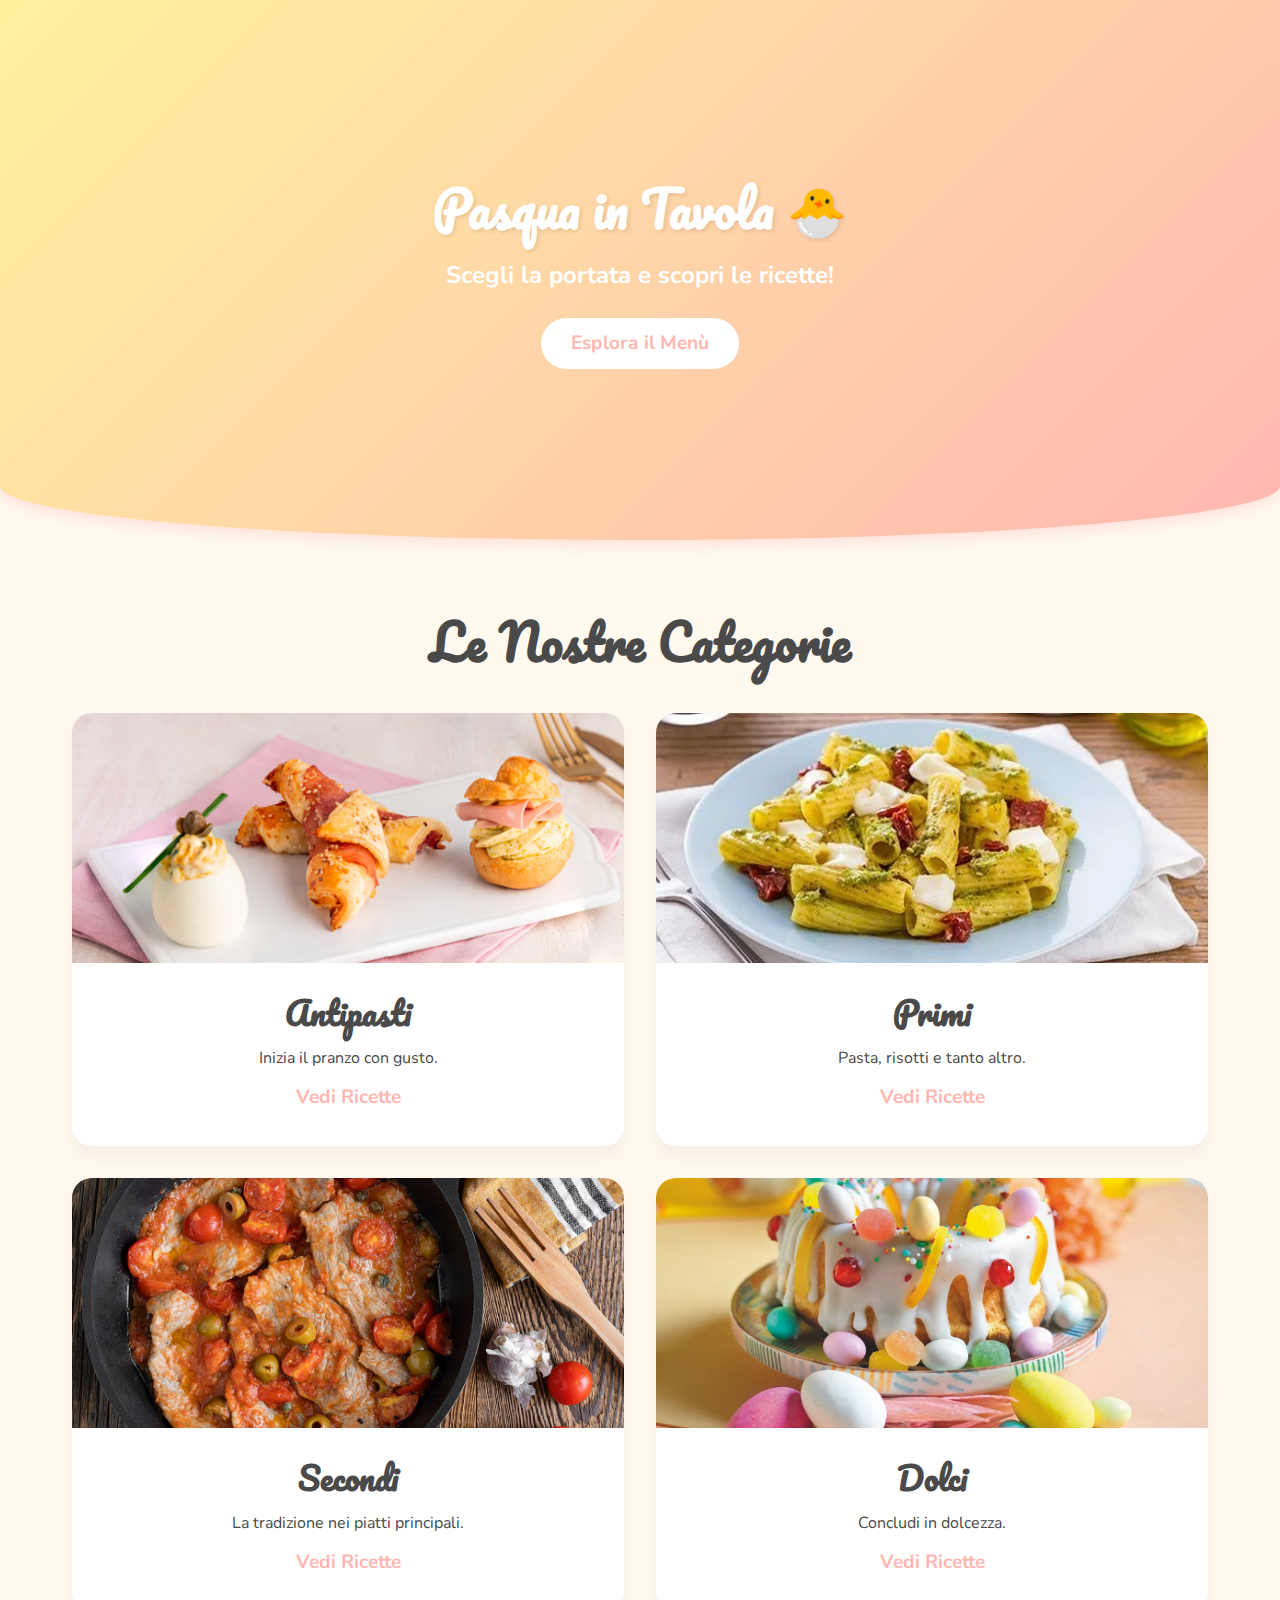
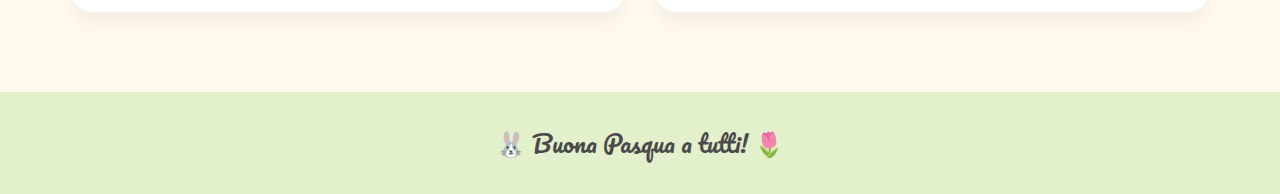
<file: index.html>
<!DOCTYPE html>
<html lang="it">

<head>
    <meta charset="UTF-8">
    <meta name="viewport" content="width=device-width, initial-scale=1.0">
    <title>Pranzo di Pasqua Perfetto</title>
    <link rel="preconnect" href="https://fonts.googleapis.com">
    <link rel="preconnect" href="https://fonts.gstatic.com" crossorigin>
    <link href="https://fonts.googleapis.com/css2?family=Nunito:wght@400;700&family=Pacifico&display=swap"
        rel="stylesheet">
    <link rel="stylesheet" href="sito/styles.css">
</head>

<body>

    <header class="hero">
        <div class="hero__content">
            <h1 class="hero__title">Pasqua in Tavola 🐣</h1>
            <p class="hero__subtitle">Scegli la portata e scopri le ricette!</p>
            <a href="#categories" class="button">Esplora il Menù</a>
        </div>
    </header>

    <main id="categories" class="container">
        <h2 class="section-title">Le Nostre Categorie</h2>

        <div class="grid">

            <article class="category-card">
                <div class="category-card__image" style="background-image: url('immagini/antipasti_copertina.png');">
                </div>
                <div class="category-card__content">
                    <h3 class="category-card__title">Antipasti</h3>
                    <p>Inizia il pranzo con gusto.</p>
                    <a href="sito/antipasti.html" class="button">Vedi Ricette</a>
                </div>
            </article>

            <article class="category-card">
                <div class="category-card__image" style="background-image: url('immagini/primi_copertina.jpg');">
                </div>
                <div class="category-card__content">
                    <h3 class="category-card__title">Primi</h3>
                    <p>Pasta, risotti e tanto altro.</p>
                    <a href="sito/primi.html" class="button">Vedi Ricette</a>
                </div>
            </article>

            <article class="category-card">
                <div class="category-card__image" style="background-image: url('immagini/secondi_copertina.jpg');">
                </div>
                <div class="category-card__content">
                    <h3 class="category-card__title">Secondi</h3>
                    <p>La tradizione nei piatti principali.</p>
                    <a href="sito/secondi.html" class="button">Vedi Ricette</a>
                </div>
            </article>

            <article class="category-card">
                <div class="category-card__image" style="background-image: url('immagini/dolci_copertina.jpg');">
                </div>
                <div class="category-card__content">
                    <h3 class="category-card__title">Dolci</h3>
                    <p>Concludi in dolcezza.</p>
                    <a href="sito/dolci.html" class="button">Vedi Ricette</a>
                </div>
            </article>

        </div>
    </main>

    <footer class="footer">
        <p>🐰 Buona Pasqua a tutti! 🌷</p>
    </footer>

</body>

</html>
</file>
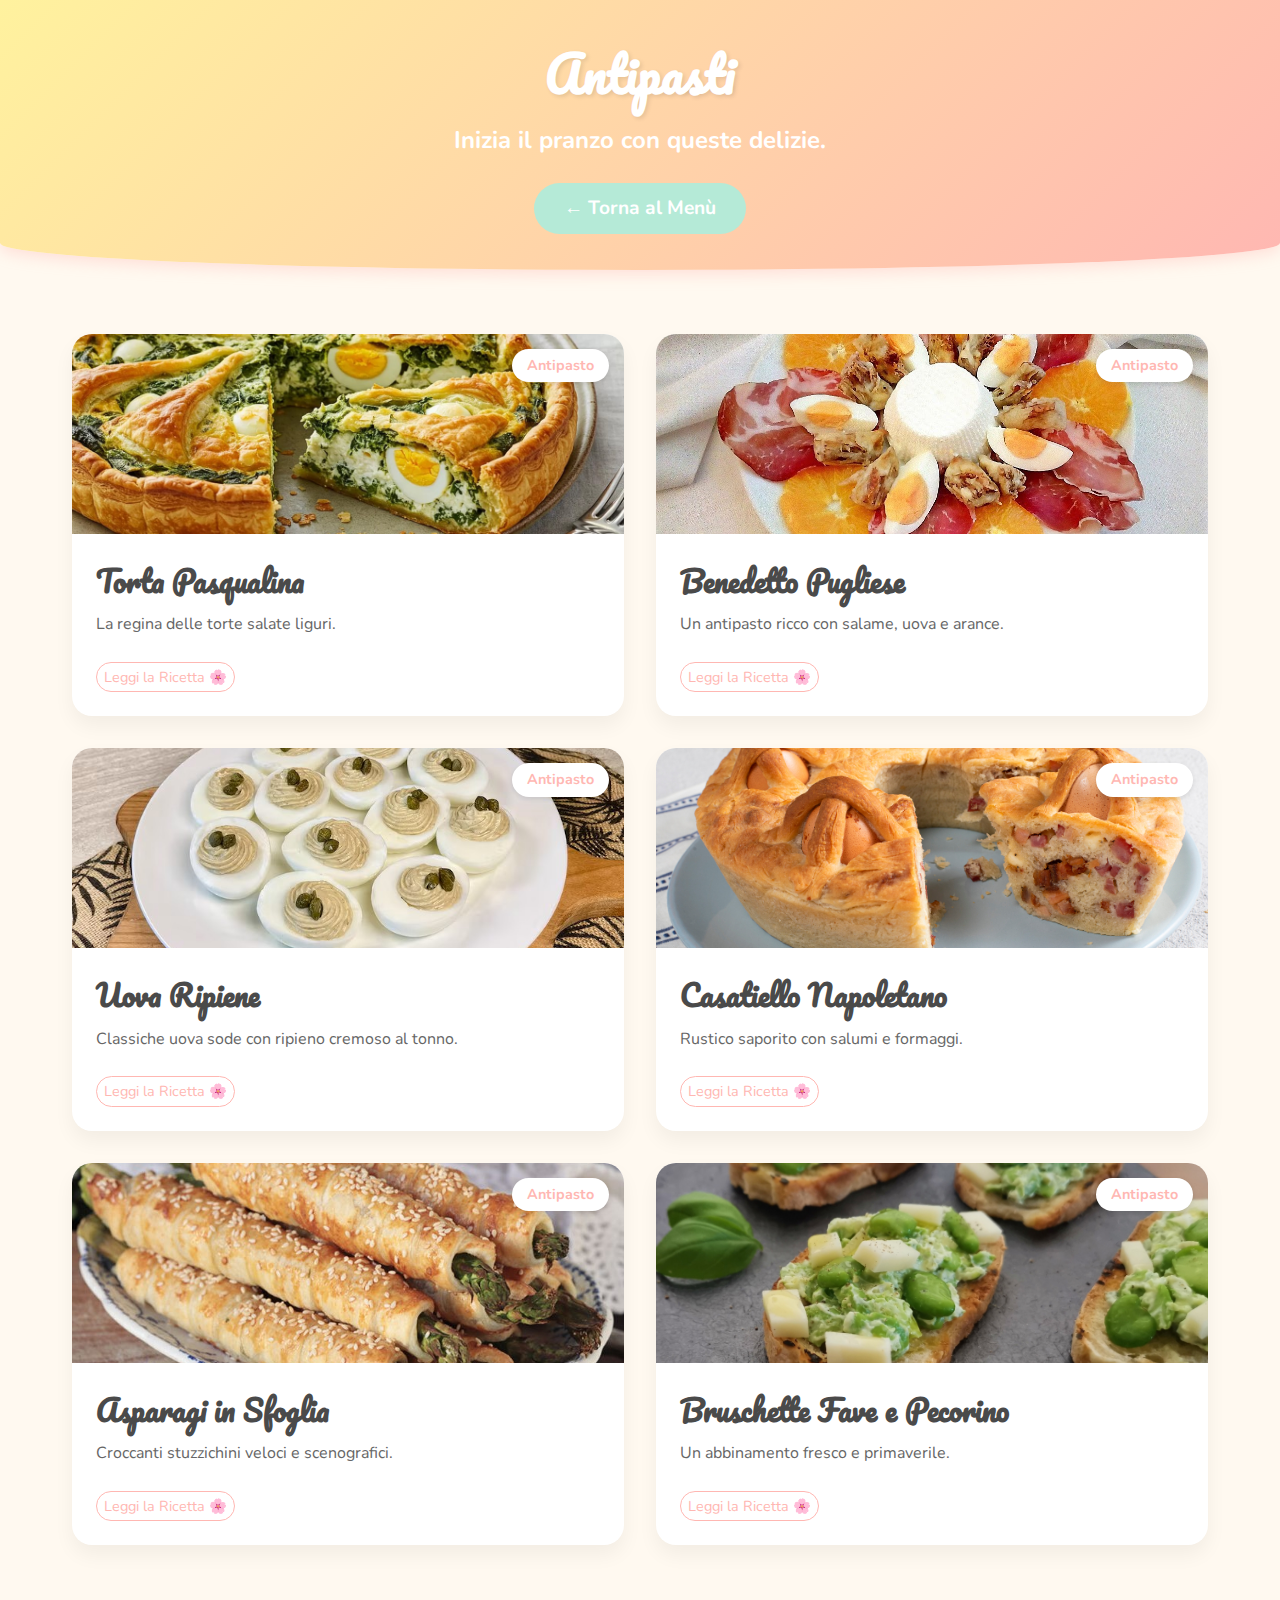
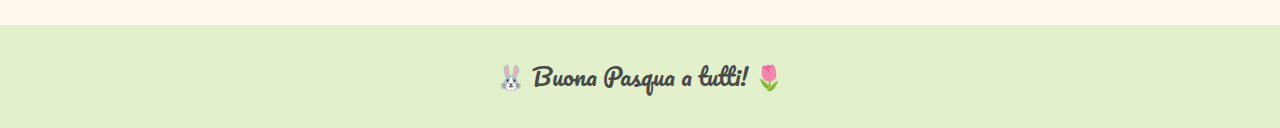
<file: sito/antipasti.html>
<!DOCTYPE html>
<html lang="it">

<head>
    <meta charset="UTF-8">
    <meta name="viewport" content="width=device-width, initial-scale=1.0">
    <title>Antipasti di Pasqua - Ricette</title>
    <link rel="preconnect" href="https://fonts.googleapis.com">
    <link rel="preconnect" href="https://fonts.gstatic.com" crossorigin>
    <link href="https://fonts.googleapis.com/css2?family=Nunito:wght@400;700&family=Pacifico&display=swap"
        rel="stylesheet">
    <link rel="stylesheet" href="styles.css">
</head>

<body>

    <header class="hero hero--small">
        <div class="hero__content">
            <h1 class="hero__title">Antipasti</h1>
            <p class="hero__subtitle">Inizia il pranzo con queste delizie.</p>
            <a href="../index.html" class="button button--secondary">← Torna al Menù</a>
        </div>
    </header>

    <main class="container">
        <div class="grid">

            <!-- Ricetta 1 -->
            <article class="recipe-card">
                <div class="recipe-card__image"
                    style="background-image: url(immagini/antipasti/torta-pasqualina.jpg);">
                    <span class="recipe-card__tag">Antipasto</span>
                </div>
                <div class="recipe-card__content">
                    <h3 class="recipe-card__title">Torta Pasqualina</h3>
                    <p class="recipe-card__description">La regina delle torte salate liguri.</p>

                    <input type="checkbox" id="ant1" class="expandable__state">
                    <div class="expandable__wrap">
                        <div class="expandable__target">
                            <h4>Ingredienti:</h4>
                            <ul>
                                <li>500g Pasta sfoglia</li>
                                <li>600g Spinaci</li>
                                <li>400g Ricotta</li>
                                <li>6 Uova</li>
                            </ul>
                            <h4>Procedimento:</h4>
                            <p>Cuocere gli spinaci, unire ricotta e uova sode all'interno della sfoglia.</p>
                        </div>
                    </div>
                    <label for="ant1" class="expandable__trigger"></label>
                </div>
            </article>

            <!-- Ricetta 2 -->
            <article class="recipe-card">
                <div class="recipe-card__image"
                    style="background-image: url(immagini/antipasti/benedetto-pugliese.jpg);">
                    <span class="recipe-card__tag">Antipasto</span>
                </div>
                <div class="recipe-card__content">
                    <h3 class="recipe-card__title">Benedetto Pugliese</h3>
                    <p class="recipe-card__description">Un antipasto ricco con salame, uova e arance.</p>

                    <input type="checkbox" id="ant2" class="expandable__state">
                    <div class="expandable__wrap">
                        <div class="expandable__target">
                            <h4>Ingredienti:</h4>
                            <ul>
                                <li>Salame a fette</li>
                                <li>Uova sode</li>
                                <li>Arance</li>
                                <li>Ricotta salata</li>
                            </ul>
                            <h4>Procedimento:</h4>
                            <p>Disporre le fette di salame con sopra una fetta d'arancia e l'uovo.</p>
                        </div>
                    </div>
                    <label for="ant2" class="expandable__trigger"></label>
                </div>
            </article>

            <!-- Ricetta 3 -->
            <article class="recipe-card">
                <div class="recipe-card__image"
                    style="background-image: url(immagini/antipasti/uova-ripiene.jpg);">
                    <span class="recipe-card__tag">Antipasto</span>
                </div>
                <div class="recipe-card__content">
                    <h3 class="recipe-card__title">Uova Ripiene</h3>
                    <p class="recipe-card__description">Classiche uova sode con ripieno cremoso al tonno.</p>

                    <input type="checkbox" id="ant3" class="expandable__state">
                    <div class="expandable__wrap">
                        <div class="expandable__target">
                            <h4>Ingredienti:</h4>
                            <ul>
                                <li>6 Uova sode</li>
                                <li>100g Tonno</li>
                                <li>Maionese</li>
                                <li>Capperi</li>
                            </ul>
                            <h4>Procedimento:</h4>
                            <p>Tagliare le uova, frullare i tuorli con tonno e maionese, riempire gli albumi.</p>
                        </div>
                    </div>
                    <label for="ant3" class="expandable__trigger"></label>
                </div>
            </article>

            <!-- Ricetta 4 -->
            <article class="recipe-card">
                <div class="recipe-card__image"
                    style="background-image: url(immagini/antipasti/casatiello-napoletano.jpg);">
                    <span class="recipe-card__tag">Antipasto</span>
                </div>
                <div class="recipe-card__content">
                    <h3 class="recipe-card__title">Casatiello Napoletano</h3>
                    <p class="recipe-card__description">Rustico saporito con salumi e formaggi.</p>

                    <input type="checkbox" id="ant4" class="expandable__state">
                    <div class="expandable__wrap">
                        <div class="expandable__target">
                            <h4>Ingredienti:</h4>
                            <ul>
                                <li>500g Farina</li>
                                <li>Strutto</li>
                                <li>Salame, Provolone</li>
                                <li>Uova intere</li>
                            </ul>
                            <h4>Procedimento:</h4>
                            <p>Impastare farina e strutto, farcire con salumi a cubetti, decorare con uova.</p>
                        </div>
                    </div>
                    <label for="ant4" class="expandable__trigger"></label>
                </div>
            </article>

            <!-- Ricetta 5 -->
            <article class="recipe-card">
                <div class="recipe-card__image"
                    style="background-image: url(immagini/antipasti/asparagi-in-sfoglia.jpg);">
                    <span class="recipe-card__tag">Antipasto</span>
                </div>
                <div class="recipe-card__content">
                    <h3 class="recipe-card__title">Asparagi in Sfoglia</h3>
                    <p class="recipe-card__description">Croccanti stuzzichini veloci e scenografici.</p>

                    <input type="checkbox" id="ant5" class="expandable__state">
                    <div class="expandable__wrap">
                        <div class="expandable__target">
                            <h4>Ingredienti:</h4>
                            <ul>
                                <li>Mazzo di asparagi</li>
                                <li>Pasta sfoglia</li>
                                <li>Sesamo</li>
                                <li>Uovo per spennellare</li>
                            </ul>
                            <h4>Procedimento:</h4>
                            <p>Arrotolare una striscia di sfoglia intorno a ogni asparago, infornare a 200°C.</p>
                        </div>
                    </div>
                    <label for="ant5" class="expandable__trigger"></label>
                </div>
            </article>

            <!-- Ricetta 6 -->
            <article class="recipe-card">
                <div class="recipe-card__image"
                    style="background-image: url(immagini/antipasti/bruschette-fave-e-pecorino.jpg);">
                    <span class="recipe-card__tag">Antipasto</span>
                </div>
                <div class="recipe-card__content">
                    <h3 class="recipe-card__title">Bruschette Fave e Pecorino</h3>
                    <p class="recipe-card__description">Un abbinamento fresco e primaverile.</p>

                    <input type="checkbox" id="ant6" class="expandable__state">
                    <div class="expandable__wrap">
                        <div class="expandable__target">
                            <h4>Ingredienti:</h4>
                            <ul>
                                <li>Pane casereccio</li>
                                <li>Fave fresche</li>
                                <li>Pecorino romano</li>
                                <li>Olio EVO, Menta</li>
                            </ul>
                            <h4>Procedimento:</h4>
                            <p>Tostare il pane, guarnire con fave sgusciate, scaglie di pecorino e olio.</p>
                        </div>
                    </div>
                    <label for="ant6" class="expandable__trigger"></label>
                </div>
            </article>

        </div>
    </main>

    <footer class="footer">
        <p>🐰 Buona Pasqua a tutti! 🌷</p>
    </footer>

</body>

</html>
</file>
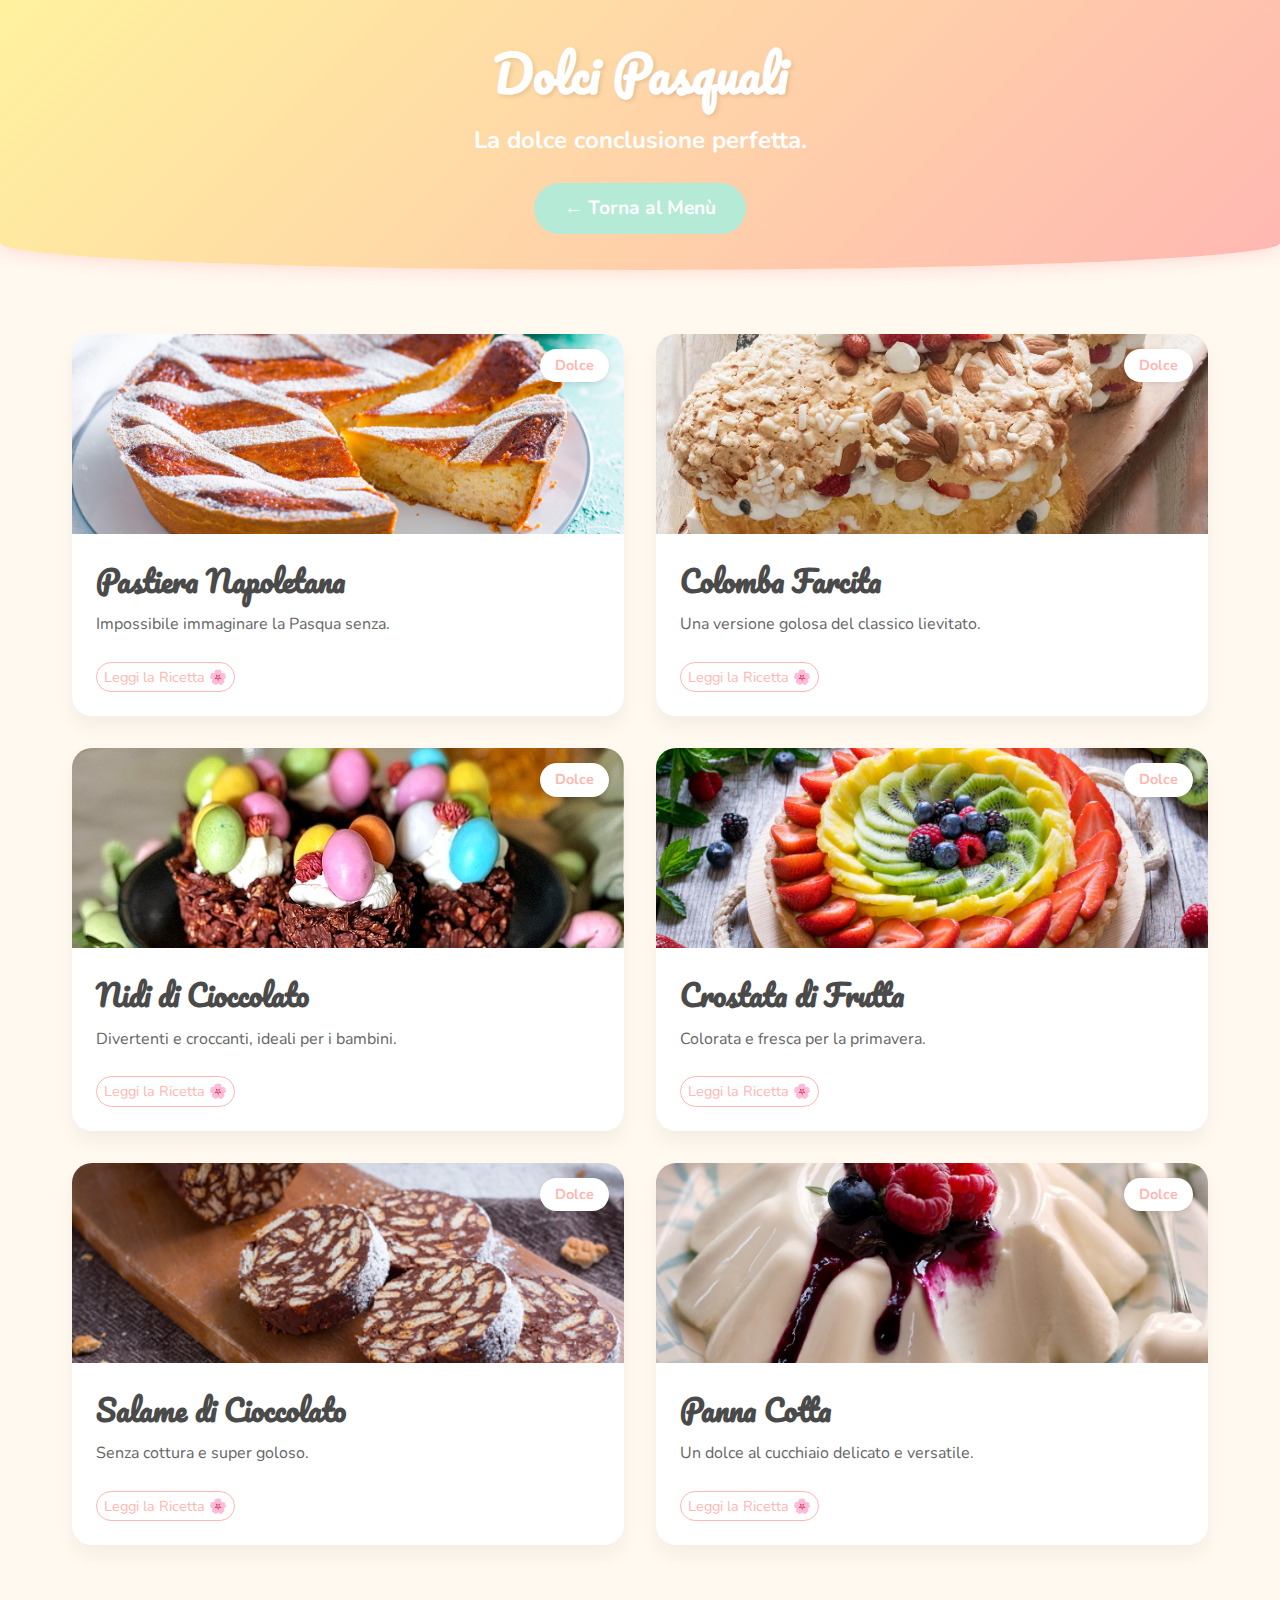
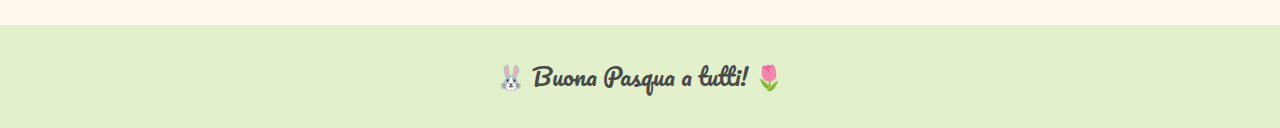
<file: sito/dolci.html>
<!DOCTYPE html>
<html lang="it">

<head>
    <meta charset="UTF-8">
    <meta name="viewport" content="width=device-width, initial-scale=1.0">
    <title>Dolci di Pasqua - Ricette</title>
    <link rel="preconnect" href="https://fonts.googleapis.com">
    <link rel="preconnect" href="https://fonts.gstatic.com" crossorigin>
    <link href="https://fonts.googleapis.com/css2?family=Nunito:wght@400;700&family=Pacifico&display=swap"
        rel="stylesheet">
    <link rel="stylesheet" href="styles.css">
</head>

<body>

    <header class="hero hero--small">
        <div class="hero__content">
            <h1 class="hero__title">Dolci Pasquali</h1>
            <p class="hero__subtitle">La dolce conclusione perfetta.</p>
            <a href="../index.html" class="button button--secondary">← Torna al Menù</a>
        </div>
    </header>

    <main class="container">
        <div class="grid">

            <!-- Ricetta 1 -->
            <article class="recipe-card">
                <div class="recipe-card__image"
                    style="background-image: url(immagini/dolci/pastiera-napoletana.jpg);">
                    <span class="recipe-card__tag">Dolce</span>
                </div>
                <div class="recipe-card__content">
                    <h3 class="recipe-card__title">Pastiera Napoletana</h3>
                    <p class="recipe-card__description">Impossibile immaginare la Pasqua senza.</p>

                    <input type="checkbox" id="dol1" class="expandable__state">
                    <div class="expandable__wrap">
                        <div class="expandable__target">
                            <h4>Ingredienti:</h4>
                            <ul>
                                <li>Grano cotto, Ricotta</li>
                                <li>Zucchero, Uova</li>
                                <li>Canditi, Acqua fior d'arancio</li>
                                <li>Pasta frolla</li>
                            </ul>
                            <h4>Procedimento:</h4>
                            <p>Preparare il ripieno cremoso, foderare lo stampo con frolla, riempire e decorare. Cuocere
                                a lungo.</p>
                        </div>
                    </div>
                    <label for="dol1" class="expandable__trigger"></label>
                </div>
            </article>

            <!-- Ricetta 2 -->
            <article class="recipe-card">
                <div class="recipe-card__image"
                     style="background-image: url(immagini/dolci/colomba-farcita.jpg);">
                    <span class="recipe-card__tag">Dolce</span>
                </div>
                <div class="recipe-card__content">
                    <h3 class="recipe-card__title">Colomba Farcita</h3>
                    <p class="recipe-card__description">Una versione golosa del classico lievitato.</p>

                    <input type="checkbox" id="dol2" class="expandable__state">
                    <div class="expandable__wrap">
                        <div class="expandable__target">
                            <h4>Ingredienti:</h4>
                            <ul>
                                <li>1 Colomba classica</li>
                                <li>Crema al mascarpone</li>
                                <li>Cioccolato fondente</li>
                                <li>Frutti di bosco</li>
                            </ul>
                            <h4>Procedimento:</h4>
                            <p>Tagliare la colomba a strati orizzontali, farcire con crema e ricomporre.</p>
                        </div>
                    </div>
                    <label for="dol2" class="expandable__trigger"></label>
                </div>
            </article>

            <!-- Ricetta 3 -->
            <article class="recipe-card">
                <div class="recipe-card__image"
                    style="background-image: url(immagini/dolci/nidi-di-cioccolato.jpg);">
                    <span class="recipe-card__tag">Dolce</span>
                </div>
                <div class="recipe-card__content">
                    <h3 class="recipe-card__title">Nidi di Cioccolato</h3>
                    <p class="recipe-card__description">Divertenti e croccanti, ideali per i bambini.</p>

                    <input type="checkbox" id="dol3" class="expandable__state">
                    <div class="expandable__wrap">
                        <div class="expandable__target">
                            <h4>Ingredienti:</h4>
                            <ul>
                                <li>Cereali (tipo cornflakes)</li>
                                <li>Cioccolato al latte fuso</li>
                                <li>Ovetti colorati</li>
                            </ul>
                            <h4>Procedimento:</h4>
                            <p>Mescolare cereali e cioccolato, formare dei nidi su carta forno e lasciar raffreddare.
                                Aggiungere gli ovetti.</p>
                        </div>
                    </div>
                    <label for="dol3" class="expandable__trigger"></label>
                </div>
            </article>

            <!-- Ricetta 4 -->
            <article class="recipe-card">
                <div class="recipe-card__image"
                    style="background-image: url(immagini/dolci/crostata-di-frutta.jpg);">
                    <span class="recipe-card__tag">Dolce</span>
                </div>
                <div class="recipe-card__content">
                    <h3 class="recipe-card__title">Crostata di Frutta</h3>
                    <p class="recipe-card__description">Colorata e fresca per la primavera.</p>

                    <input type="checkbox" id="dol4" class="expandable__state">
                    <div class="expandable__wrap">
                        <div class="expandable__target">
                            <h4>Ingredienti:</h4>
                            <ul>
                                <li>Pasta frolla</li>
                                <li>Crema pasticcera</li>
                                <li>Frutta fresca (fragole, kiwi..)</li>
                                <li>Gelatina</li>
                            </ul>
                            <h4>Procedimento:</h4>
                            <p>Cuocere il guscio di frolla alla cieca. Riempire con crema e decorare con frutta a
                                piacere.</p>
                        </div>
                    </div>
                    <label for="dol4" class="expandable__trigger"></label>
                </div>
            </article>

            <!-- Ricetta 5 -->
            <article class="recipe-card">
                <div class="recipe-card__image"
                     style="background-image: url(immagini/dolci/salame-di-cioccolato.jpg);">
                    <span class="recipe-card__tag">Dolce</span>
                </div>
                <div class="recipe-card__content">
                    <h3 class="recipe-card__title">Salame di Cioccolato</h3>
                    <p class="recipe-card__description">Senza cottura e super goloso.</p>

                    <input type="checkbox" id="dol5" class="expandable__state">
                    <div class="expandable__wrap">
                        <div class="expandable__target">
                            <h4>Ingredienti:</h4>
                            <ul>
                                <li>200g Biscotti secchi</li>
                                <li>100g Burro</li>
                                <li>100g Zucchero</li>
                                <li>50g Cacao amaro</li>
                            </ul>
                            <h4>Procedimento:</h4>
                            <p>Sbriciolare i biscotti, unire agli altri ingredienti lavorati. Formare un salame e
                                raffreddare in frigo.</p>
                        </div>
                    </div>
                    <label for="dol5" class="expandable__trigger"></label>
                </div>
            </article>

             <!-- ricetta 6 -->
            <article class="recipe-card">
                <div class="recipe-card__image"
                    style="background-image: url(immagini/dolci/panna-cotta.jpg);">
                    <span class="recipe-card__tag">Dolce</span>
                </div>
                <div class="recipe-card__content">
                    <h3 class="recipe-card__title">Panna Cotta</h3>
                    <p class="recipe-card__description">Un dolce al cucchiaio delicato e versatile.</p>

                    <input type="checkbox" id="dol6" class="expandable__state">
                    <div class="expandable__wrap">
                        <div class="expandable__target">
                            <h4>Ingredienti:</h4>
                            <ul>
                                <li>500ml Panna fresca</li>
                                <li>100g Zucchero</li>
                                <li>Vaniglia/Colla di pesce</li>
                                <li>Salsa ai frutti di bosco</li>
                            </ul>
                            <h4>Procedimento:</h4>
                            <p>Scaldare panna e zucchero, sciogliere la colla di pesce ammollata. Versare negli stampini
                                e raffreddare.</p>
                        </div>
                    </div>
                    <label for="dol6" class="expandable__trigger"></label>
                </div>
            </article>

        </div>
    </main>

    <footer class="footer">
        <p>🐰 Buona Pasqua a tutti! 🌷</p>
    </footer>

</body>

</html>
</file>
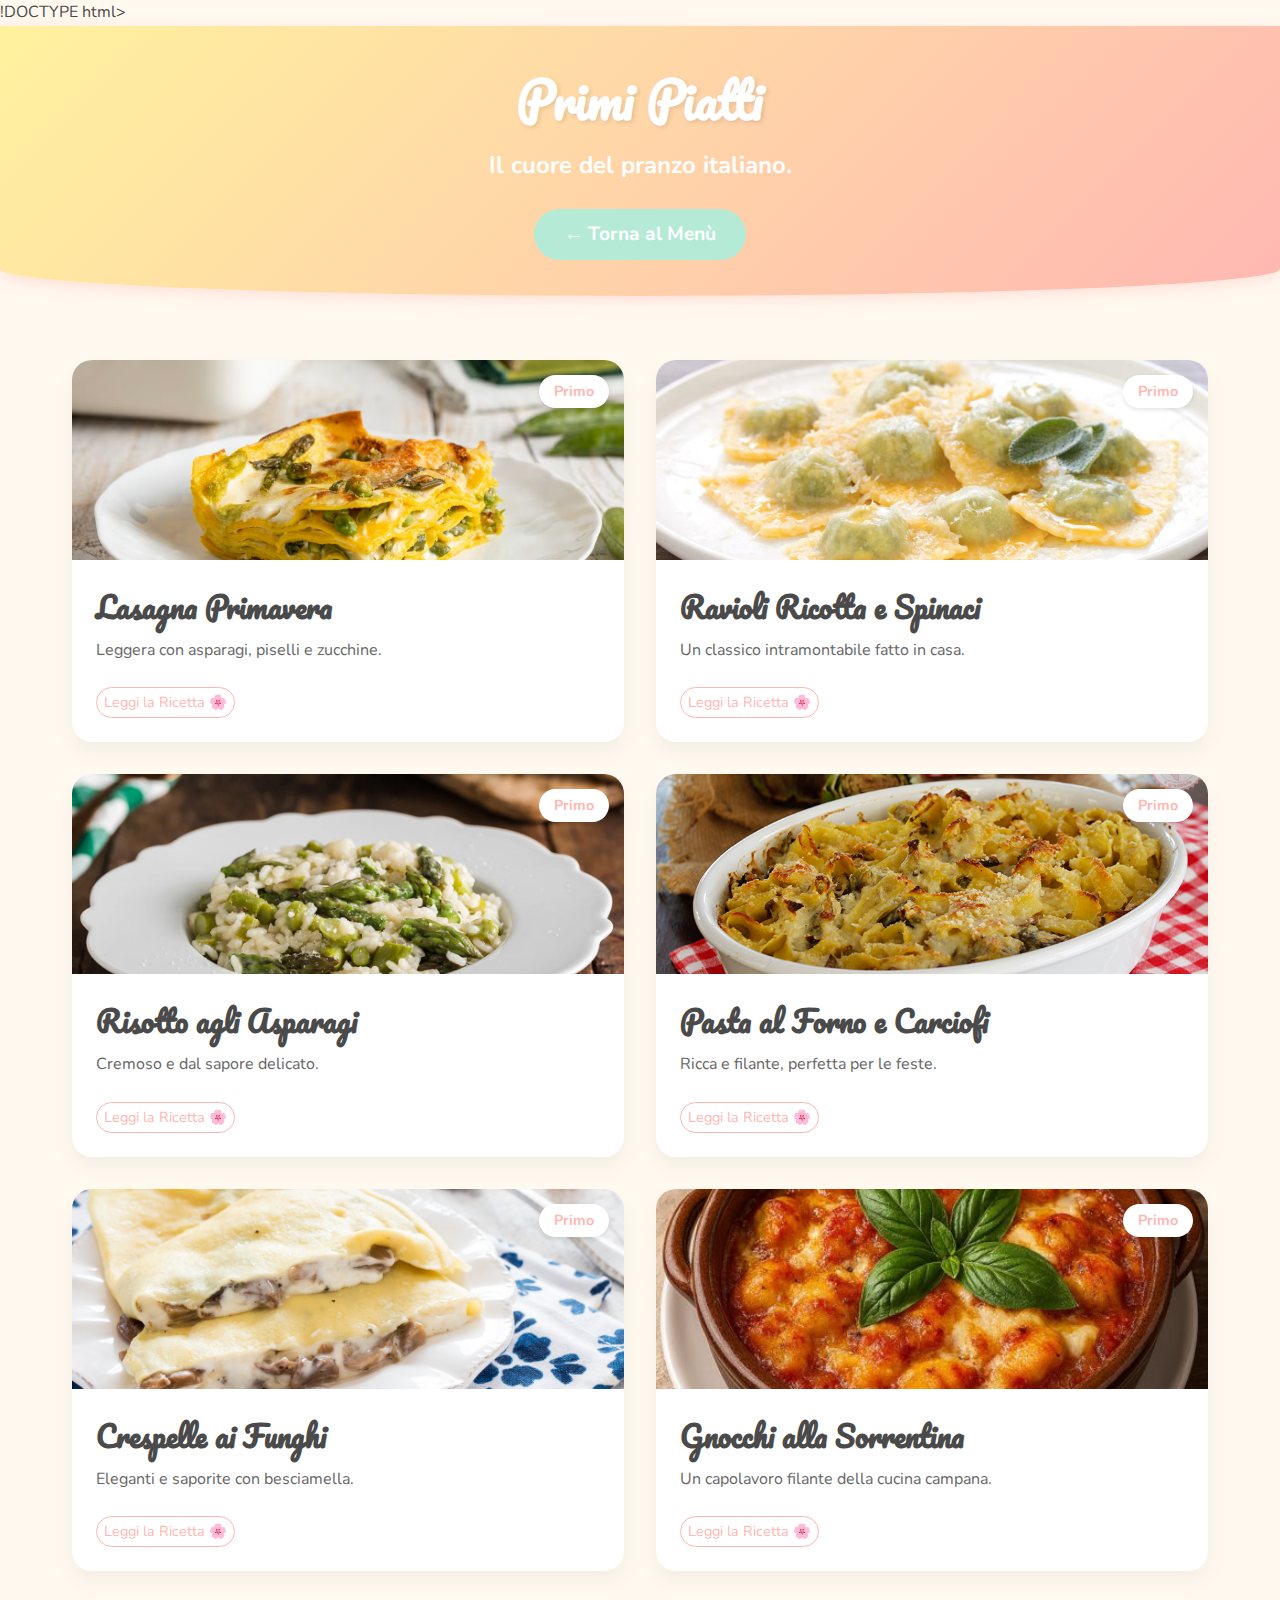
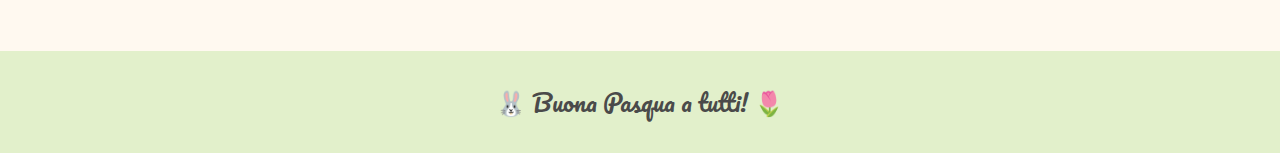
<file: sito/primi.html>
!DOCTYPE html>
<html lang="it">

<head>
    <meta charset="UTF-8">
    <meta name="viewport" content="width=device-width, initial-scale=1.0">
    <title>Primi Piatti di Pasqua - Ricette</title>
    <link rel="preconnect" href="https://fonts.googleapis.com">
    <link rel="preconnect" href="https://fonts.gstatic.com" crossorigin>
    <link href="https://fonts.googleapis.com/css2?family=Nunito:wght@400;700&family=Pacifico&display=swap"
        rel="stylesheet">
    <link rel="stylesheet" href="styles.css">
</head>

<body>

    <header class="hero hero--small">
        <div class="hero__content">
            <h1 class="hero__title">Primi Piatti</h1>
            <p class="hero__subtitle">Il cuore del pranzo italiano.</p>
            <a href="../index.html" class="button button--secondary">← Torna al Menù</a>
        </div>
    </header>

    <main class="container">
        <div class="grid">

            <!-- Ricetta 1 -->
            <article class="recipe-card">
                <div class="recipe-card__image"
                    style="background-image: url(immagini/primi/lasagna-primavera.jpg);">
                    <span class="recipe-card__tag">Primo</span>
                </div>
                <div class="recipe-card__content">
                    <h3 class="recipe-card__title">Lasagna Primavera</h3>
                    <p class="recipe-card__description">Leggera con asparagi, piselli e zucchine.</p>

                    <input type="checkbox" id="pri1" class="expandable__state">
                    <div class="expandable__wrap">
                        <div class="expandable__target">
                            <h4>Ingredienti:</h4>
                            <ul>
                                <li>Sfoglie fresche</li>
                                <li>Verdure miste</li>
                                <li>Besciamella</li>
                                <li>Parmigiano</li>
                            </ul>
                            <h4>Procedimento:</h4>
                            <p>Alternare strati di pasta, besciamella e verdure saltate. Infornare a 200°C.</p>
                        </div>
                    </div>
                    <label for="pri1" class="expandable__trigger"></label>
                </div>
            </article>

            <!-- Ricetta 2 -->
            <article class="recipe-card">
                <div class="recipe-card__image"
                    style="background-image: url(immagini/primi/ravioli-ricotta-e-spinaci.jpg);">
                    <span class="recipe-card__tag">Primo</span>
                </div>
                <div class="recipe-card__content">
                    <h3 class="recipe-card__title">Ravioli Ricotta e Spinaci</h3>
                    <p class="recipe-card__description">Un classico intramontabile fatto in casa.</p>

                    <input type="checkbox" id="pri2" class="expandable__state">
                    <div class="expandable__wrap">
                        <div class="expandable__target">
                            <h4>Ingredienti:</h4>
                            <ul>
                                <li>Pasta fresca all'uovo</li>
                                <li>Ricotta, Spinaci</li>
                                <li>Noce moscata</li>
                                <li>Burro e Salvia</li>
                            </ul>
                            <h4>Procedimento:</h4>
                            <p>Farcire i dischi di pasta, chiudere bene. Cuocere in acqua salata e condire con burro e
                                salvia.</p>
                        </div>
                    </div>
                    <label for="pri2" class="expandable__trigger"></label>
                </div>
            </article>

            <!-- Ricetta 3 -->
            <article class="recipe-card">
                <div class="recipe-card__image"
                    style="background-image: url(immagini/primi/risotto-agli-asparagi.jpg);">
                    <span class="recipe-card__tag">Primo</span>
                </div>
                <div class="recipe-card__content">
                    <h3 class="recipe-card__title">Risotto agli Asparagi</h3>
                    <p class="recipe-card__description">Cremoso e dal sapore delicato.</p>

                    <input type="checkbox" id="pri3" class="expandable__state">
                    <div class="expandable__wrap">
                        <div class="expandable__target">
                            <h4>Ingredienti:</h4>
                            <ul>
                                <li>Riso Carnaroli 300g</li>
                                <li>Mazzo di asparagi</li>
                                <li>Brodo vegetale</li>
                                <li>Vino bianco</li>
                            </ul>
                            <h4>Procedimento:</h4>
                            <p>Tostare il riso, sfumare con vino. Aggiungere brodo e punte di asparagi. Mantecare.</p>
                        </div>
                    </div>
                    <label for="pri3" class="expandable__trigger"></label>
                </div>
            </article>

            <!-- Ricetta 4 -->
            <article class="recipe-card">
                <div class="recipe-card__image"
                    style="background-image: url(immagini/primi/pasta-al-forno-e-carciofi.jpg);">
                    <span class="recipe-card__tag">Primo</span>
                </div>
                <div class="recipe-card__content">
                    <h3 class="recipe-card__title">Pasta al Forno e Carciofi</h3>
                    <p class="recipe-card__description">Ricca e filante, perfetta per le feste.</p>

                    <input type="checkbox" id="pri4" class="expandable__state">
                    <div class="expandable__wrap">
                        <div class="expandable__target">
                            <h4>Ingredienti:</h4>
                            <ul>
                                <li>500g Pasta corta</li>
                                <li>6 Carciofi</li>
                                <li>Mozzarella, Besciamella</li>
                                <li>Prezzemolo</li>
                            </ul>
                            <h4>Procedimento:</h4>
                            <p>Pulire e cuocere i carciofi. Mescolare con pasta cotta al dente, mozzarella e
                                besciamella. Gratinare.</p>
                        </div>
                    </div>
                    <label for="pri4" class="expandable__trigger"></label>
                </div>
            </article>

            <!-- Ricetta 5 -->
            <article class="recipe-card">
                <div class="recipe-card__image"
                    style="background-image: url(immagini/primi/crespelle-ai-funghi.jpg);">
                    <span class="recipe-card__tag">Primo</span>
                </div>
                <div class="recipe-card__content">
                    <h3 class="recipe-card__title">Crespelle ai Funghi</h3>
                    <p class="recipe-card__description">Eleganti e saporite con besciamella.</p>

                    <input type="checkbox" id="pri5" class="expandable__state">
                    <div class="expandable__wrap">
                        <div class="expandable__target">
                            <h4>Ingredienti:</h4>
                            <ul>
                                <li>Uova, Latte, Farina (per crespelle)</li>
                                <li>Funghi misti</li>
                                <li>Besciamella</li>
                                <li>Parmigiano</li>
                            </ul>
                            <h4>Procedimento:</h4>
                            <p>Preparare le crespelle. Farcire con funghi trifolati, chiudere a fazzoletto e coprire di
                                besciamella. Infornare.</p>
                        </div>
                    </div>
                    <label for="pri5" class="expandable__trigger"></label>
                </div>
            </article>

            <!-- ricetta 6 -->
            <article class="recipe-card">
                <div class="recipe-card__image"
                    style="background-image: url(immagini/primi/gnocchi-alla-sorrentina.jpg);">
                    <span class="recipe-card__tag">Primo</span>
                </div>
                <div class="recipe-card__content">
                    <h3 class="recipe-card__title">Gnocchi alla Sorrentina</h3>
                    <p class="recipe-card__description">Un capolavoro filante della cucina campana.</p>

                    <input type="checkbox" id="pri6" class="expandable__state">
                    <div class="expandable__wrap">
                        <div class="expandable__target">
                            <h4>Ingredienti:</h4>
                            <ul>
                                <li>1kg Gnocchi di patate</li>
                                <li>Salsa di pomodoro</li>
                                <li>Mozzarella, Parmigiano</li>
                                <li>Basilico fresco</li>
                            </ul>
                            <h4>Procedimento:</h4>
                            <p>Cuocere gli gnocchi, condire con sugo e mozzarella a cubetti. Gratinare in forno finché
                                non fila.</p>
                        </div>
                    </div>
                    <label for="pri6" class="expandable__trigger"></label>
                </div>
            </article>

        </div>
    </main>

    <footer class="footer">
        <p>🐰 Buona Pasqua a tutti! 🌷</p>
    </footer>

</body>

</html>
</file>
<file: sito/styles.css>
:root {
    --color-primary: #FFB7B2;
    --color-secondary: #B5EAD7;
    --color-accent: #E2F0CB;
    --color-text: #4A4A4A;
    --color-white: #FFFFFF;
    --font-heading: 'Pacifico', cursive;
    --font-body: 'Nunito', sans-serif;
}

* {
    box-sizing: border-box;
    margin: 0;
    padding: 0;
}

body {
    font-family: var(--font-body);
    background-color: #FFF9F0;
    color: var(--color-text);
    line-height: 1.6;
}

h1,
h2,
h3,
h4 {
    font-family: var(--font-heading);
    color: var(--color-primary);
}

a {
    text-decoration: none;
    color: inherit;
}

.hero {
    background: linear-gradient(135deg, #FFF29E 0%, #FFB7B2 100%);
    min-height: 60vh;
    display: flex;
    justify-content: center;
    align-items: center;
    text-align: center;
    border-bottom-left-radius: 50% 10%;
    border-bottom-right-radius: 50% 10%;
    margin-bottom: 2rem;
    box-shadow: 0 4px 15px rgba(255, 183, 178, 0.4);
}

.hero--small {
    min-height: 30vh;
}

.hero__content {
    padding: 2rem;
}

.hero__title {
    font-size: 3rem;
    color: var(--color-white);
    text-shadow: 2px 2px 4px rgba(0, 0, 0, 0.1);
    margin-bottom: 0.5rem;
}

.hero__subtitle {
    font-size: 1.5rem;
    color: var(--color-white);
    margin-bottom: 1.5rem;
    font-weight: 700;
}

.button {
    display: inline-block;
    background-color: var(--color-white);
    color: var(--color-primary);
    padding: 10px 30px;
    border-radius: 50px;
    font-weight: bold;
    font-size: 1.2rem;
    transition: transform 0.3s, box-shadow 0.3s;
    cursor: pointer;
    border: none;
}

.button:hover {
    transform: translateY(-3px);
    box-shadow: 0 5px 15px rgba(0, 0, 0, 0.1);
    color: var(--color-secondary);
}

.button--secondary {
    background-color: var(--color-secondary);
    color: var(--color-white);
}

.button--secondary:hover {
    color: var(--color-white);
    background-color: #8fd4b8;
}

.container {
    max-width: 1200px;
    margin: 0 auto;
    padding: 2rem;
}

.section-title {
    text-align: center;
    font-size: 3rem;
    margin-bottom: 2rem;
    color: var(--color-text);
}

.grid {
    display: grid;
    grid-template-columns: 1fr;
    gap: 2rem;
}

@media (min-width: 768px) {
    .grid {
        grid-template-columns: repeat(1, 1fr);
    }
}

@media (min-width: 1024px) {
    .grid {
        grid-template-columns: repeat(2, 1fr);
    }
}


.category-card {
    background: var(--color-white);
    border-radius: 20px;
    overflow: hidden;
    box-shadow: 0 10px 20px rgba(0, 0, 0, 0.05);
    transition: transform 0.3s ease;
    text-align: center;
}

.category-card:hover {
    transform: translateY(-5px);
}

.category-card__image {
    height: 250px;
    background-size: cover;
    background-position: center;
    background-color: #eee;
}

.category-card__content {
    padding: 1.5rem;
}

.category-card__title {
    font-size: 2rem;
    margin-bottom: 0.5rem;
    color: var(--color-text);
}


.recipe-card {
    background: var(--color-white);
    border-radius: 20px;
    overflow: hidden;
    box-shadow: 0 10px 20px rgba(0, 0, 0, 0.05);
    transition: transform 0.3s ease;
}

.recipe-card:hover {
    transform: translateY(-5px);
}

.recipe-card__image {
    height: 200px;
    background-size: cover;
    background-position: center;
    position: relative;
    background-color: #eee;
}

.recipe-card__tag {
    position: absolute;
    top: 15px;
    right: 15px;
    background: var(--color-white);
    color: var(--color-primary);
    padding: 5px 15px;
    border-radius: 20px;
    font-weight: bold;
    font-size: 0.9rem;
    box-shadow: 0 2px 5px rgba(0, 0, 0, 0.1);
}

.recipe-card__content {
    padding: 1.5rem;
}

.recipe-card__title {
    font-size: 1.8rem;
    margin-bottom: 0.5rem;
    color: var(--color-text);
}

.recipe-card__description {
    color: #666;
    margin-bottom: 1rem;
}


.expandable__state {
    display: none;
}

.expandable__wrap {
    overflow: hidden;
    max-height: 0;
    transition: max-height 0.5s ease-out;
}

.expandable__target {
    padding-top: 1rem;
}

.expandable__state:checked~.expandable__wrap {
    max-height: 1000px;
    /* Arbitrary large height */
    transition: max-height 0.5s ease-in;
}

.expandable__target h4 {
    color: var(--color-secondary);
    font-size: 1.2rem;
    margin-top: 0.5rem;
}

.expandable__target ul {
    margin-left: 1.5rem;
    margin-bottom: 0.5rem;
}

.expandable__trigger {
    cursor: pointer;
    display: inline-block;
    padding: 0 0.5em;
    color: var(--color-primary);
    font-size: 0.9em;
    line-height: 2;
    border: 1px solid var(--color-primary);
    border-radius: 20px;
    margin-top: 0.5rem;
    transition: 0.3s;
}

.expandable__trigger:hover {
    background-color: var(--color-primary);
    color: var(--color-white);
}

.expandable__trigger:before {
    content: 'Leggi la Ricetta 🌸';
}

.expandable__state:checked~.expandable__trigger:before {
    content: 'Chiudi 🍃';
}


.footer {
    text-align: center;
    padding: 2rem;
    margin-top: 3rem;
    background: var(--color-accent);
    color: var(--color-text);
    font-family: var(--font-heading);
    font-size: 1.5rem;
}


.text-center {
    text-align: center;
}

.margin-bottom {
    margin-bottom: 2rem;
}
</file>
